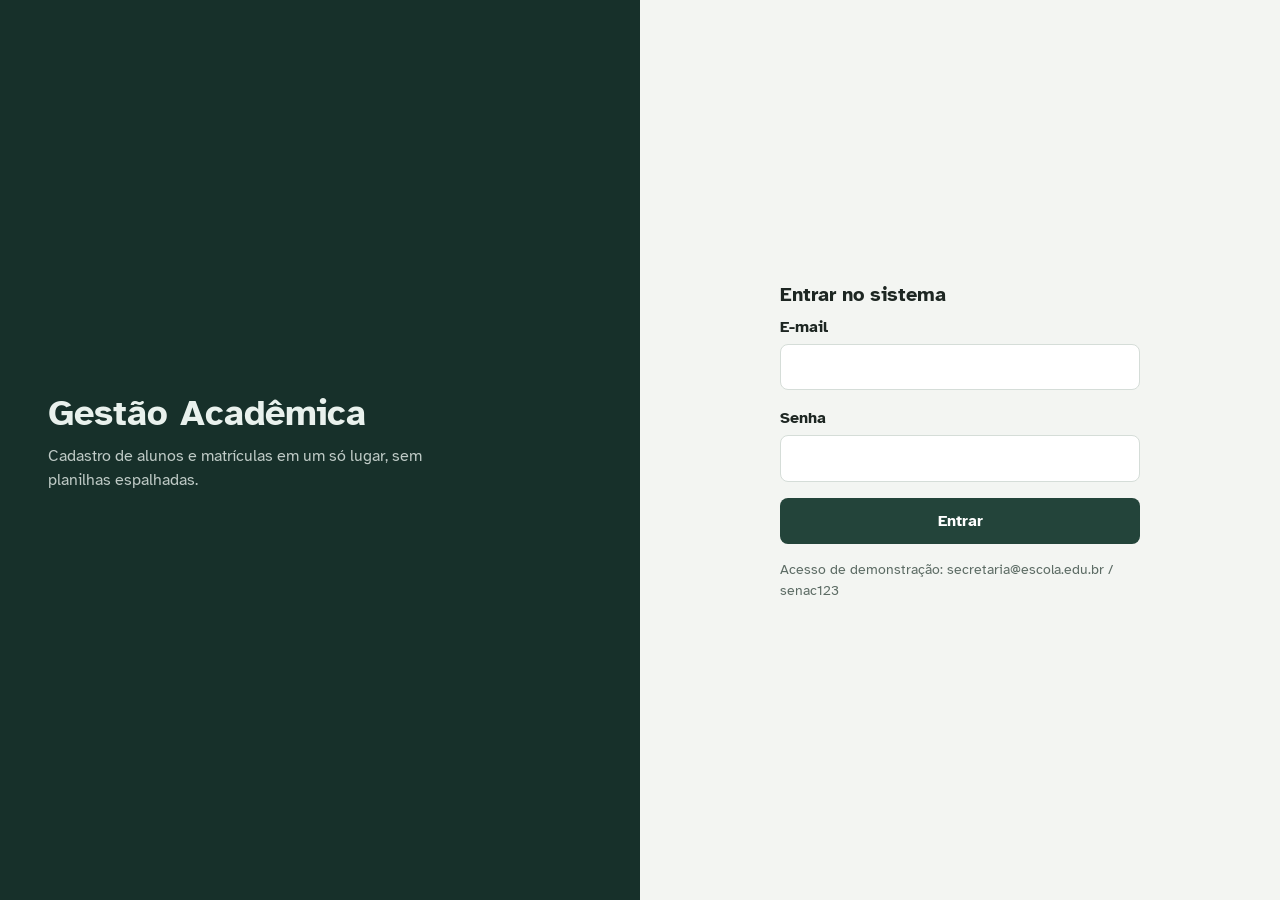
<file: frontend/index.html>
<!DOCTYPE html>
<html lang="pt-BR">
<head>
  <meta charset="UTF-8">
  <meta name="viewport" content="width=device-width, initial-scale=1">
  <title>Entrar | Gestão Acadêmica</title>
  <link rel="preconnect" href="https://fonts.googleapis.com">
  <link rel="preconnect" href="https://fonts.gstatic.com" crossorigin>
  <link href="https://fonts.googleapis.com/css2?family=Atkinson+Hyperlegible:wght@400;700&display=swap" rel="stylesheet">
  <link rel="stylesheet" href="css/style.css">
</head>
<body>
  <div class="tela-login">
    <section class="lado-lousa">
      <h1>Gestão Acadêmica</h1>
      <p>Cadastro de alunos e matrículas em um só lugar, sem planilhas espalhadas.</p>
    </section>

    <section class="lado-form">
      <form id="form-login" novalidate>
        <h2>Entrar no sistema</h2>
        <p class="aviso erro" id="aviso" role="alert"></p>

        <div class="campo">
          <label for="email">E-mail</label>
          <input id="email" type="email" autocomplete="username" required>
        </div>
        <div class="campo">
          <label for="senha">Senha</label>
          <input id="senha" type="password" autocomplete="current-password" required>
        </div>

        <button class="botao largo" type="submit">Entrar</button>

        <p class="credenciais-demo">
          Acesso de demonstração: secretaria@escola.edu.br / senac123
        </p>
      </form>
    </section>
  </div>

  <script src="js/comum.js"></script>
  <script>
    const form = document.getElementById("form-login");
    const aviso = document.getElementById("aviso");

    form.addEventListener("submit", async (evento) => {
      evento.preventDefault();
      aviso.textContent = "";
      const botao = form.querySelector("button");
      botao.disabled = true;

      try {
        await api("/api/login", {
          method: "POST",
          body: JSON.stringify({
            email: document.getElementById("email").value,
            senha: document.getElementById("senha").value,
          }),
        });
        window.location.href = "matricula.html";
      } catch (erro) {
        aviso.textContent = erro.message;
      } finally {
        botao.disabled = false;
      }
    });
  </script>
</body>
</html>
</file>
<file: frontend/css/style.css>
/* =====================================================================
   Gestão Acadêmica - PoC
   Paleta inspirada em lousa escolar (verde) + marca-texto (amarelo)
   ===================================================================== */

:root {
  --lousa: #23443a;          /* cor principal */
  --lousa-escura: #17302a;
  --marca-texto: #f4d35e;    /* destaque e foco */
  --fundo: #f3f5f2;
  --superficie: #ffffff;
  --texto: #1d2622;
  --texto-suave: #5c6b64;
  --borda: #d5ddd8;
  --erro: #b3261e;
  --erro-fundo: #fbeceb;
  --sucesso: #2e7d4f;
  --sucesso-fundo: #e8f4ec;

  --raio: 10px;
  --fonte: "Atkinson Hyperlegible", "Segoe UI", system-ui, -apple-system, sans-serif;
  color-scheme: light;
}

@media (prefers-color-scheme: dark) {
  :root {
    --lousa: #8fc7b2;
    --lousa-escura: #0f1f1a;
    --fundo: #121816;
    --superficie: #1b2320;
    --texto: #e6ece9;
    --texto-suave: #9fb0a8;
    --borda: #2f3b36;
    --erro: #ff8a80;
    --erro-fundo: #3a1f1d;
    --sucesso: #7fd19e;
    --sucesso-fundo: #1a3326;
    color-scheme: dark;
  }
}

* { box-sizing: border-box; }

body {
  margin: 0;
  font-family: var(--fonte);
  font-size: 1rem;
  line-height: 1.5;
  color: var(--texto);
  background: var(--fundo);
}

h1, h2, h3 { line-height: 1.2; margin: 0 0 .5rem; }
h1 { font-size: 1.75rem; }
h2 { font-size: 1.25rem; }
p  { margin: 0 0 1rem; }

:focus-visible {
  outline: 3px solid var(--marca-texto);
  outline-offset: 2px;
}

/* ---------- Estrutura com menu lateral ---------- */

.layout {
  display: grid;
  grid-template-columns: 240px 1fr;
  min-height: 100vh;
}

.menu {
  background: var(--lousa-escura);
  color: #e9f1ed;
  padding: 1.5rem 1rem;
  display: flex;
  flex-direction: column;
  gap: 1.5rem;
}

.menu .marca { font-weight: 700; font-size: 1.1rem; padding: 0 .5rem; }
.menu .marca span { display: block; font-weight: 400; font-size: .85rem; opacity: .75; }

.menu nav { display: flex; flex-direction: column; gap: .25rem; }

.menu a {
  color: inherit;
  text-decoration: none;
  padding: .6rem .75rem;
  border-radius: 8px;
}
.menu a:hover { background: rgba(255, 255, 255, .08); }
.menu a[aria-current="page"] {
  background: rgba(244, 211, 94, .16);
  box-shadow: inset 4px 0 0 var(--marca-texto);
}

.menu .usuario { margin-top: auto; font-size: .9rem; padding: 0 .5rem; }
.menu .usuario button {
  margin-top: .5rem;
  background: none;
  border: 1px solid rgba(255, 255, 255, .3);
  color: inherit;
  padding: .4rem .8rem;
  border-radius: 8px;
  cursor: pointer;
  font: inherit;
}

main { padding: 2rem; max-width: 1100px; width: 100%; }

.cabecalho { margin-bottom: 1.5rem; }
.cabecalho p { color: var(--texto-suave); max-width: 60ch; }

.colunas {
  display: grid;
  grid-template-columns: minmax(300px, 400px) 1fr;
  gap: 1.5rem;
  align-items: start;
}

.painel {
  background: var(--superficie);
  border: 1px solid var(--borda);
  border-radius: var(--raio);
  padding: 1.5rem;
}

/* ---------- Formulários ---------- */

.campo { margin-bottom: 1rem; }
.campo label { display: block; font-weight: 700; margin-bottom: .3rem; }
.campo .dica { font-weight: 400; color: var(--texto-suave); font-size: .85rem; }

input, select {
  width: 100%;
  font: inherit;
  padding: .65rem .75rem;
  border: 1px solid var(--borda);
  border-radius: 8px;
  background: var(--superficie);
  color: var(--texto);
}
input[aria-invalid="true"] { border-color: var(--erro); background: var(--erro-fundo); }

.msg-campo { color: var(--erro); font-size: .875rem; margin-top: .25rem; min-height: 1.2em; }

.botao {
  display: inline-block;
  font: inherit;
  font-weight: 700;
  border: none;
  border-radius: 8px;
  padding: .7rem 1.25rem;
  cursor: pointer;
  background: var(--lousa);
  color: #fff;
  text-decoration: none;
}
.botao:hover { filter: brightness(1.1); }
.botao:disabled { opacity: .55; cursor: not-allowed; }
.botao.secundario { background: transparent; color: var(--lousa); border: 1px solid var(--lousa); }
.botao.largo { width: 100%; }

@media (prefers-color-scheme: dark) {
  .botao { color: #10201a; }
  .botao.secundario { color: var(--lousa); }
}

.aviso {
  border-radius: 8px;
  padding: .75rem 1rem;
  margin-bottom: 1rem;
}
.aviso.erro { background: var(--erro-fundo); color: var(--erro); }
.aviso.sucesso { background: var(--sucesso-fundo); color: var(--sucesso); }
.aviso:empty { display: none; }

/* ---------- Tabelas ---------- */

.tabela-rolagem { overflow-x: auto; }
table { width: 100%; border-collapse: collapse; font-size: .95rem; }
th, td { text-align: left; padding: .6rem .5rem; border-bottom: 1px solid var(--borda); }
th { color: var(--texto-suave); font-weight: 700; font-size: .85rem; }
td.numero { font-variant-numeric: tabular-nums; font-weight: 700; }
td.cpf, td.numero, td.data { white-space: nowrap; }
.vazio { color: var(--texto-suave); padding: 1rem 0; }

.busca { display: flex; gap: .5rem; margin-bottom: 1rem; }

/* ---------- Tela de login ---------- */

.tela-login {
  min-height: 100vh;
  display: grid;
  grid-template-columns: 1fr 1fr;
}
.tela-login .lado-lousa {
  background: var(--lousa-escura);
  color: #e9f1ed;
  padding: 3rem;
  display: flex;
  flex-direction: column;
  justify-content: center;
}
.tela-login .lado-lousa h1 { font-size: 2.25rem; max-width: 14ch; }
.tela-login .lado-lousa p { opacity: .8; max-width: 40ch; }
.tela-login .lado-form {
  display: flex;
  align-items: center;
  justify-content: center;
  padding: 2rem;
}
.tela-login form { width: 100%; max-width: 360px; }
.credenciais-demo { font-size: .85rem; color: var(--texto-suave); margin-top: 1rem; }

/* ---------- Matrícula: etapas, turmas e carteirinha ---------- */

.etapas { display: flex; gap: .5rem; list-style: none; padding: 0; margin: 0 0 1.5rem; flex-wrap: wrap; }
.etapas li {
  padding: .35rem .8rem;
  border-radius: 999px;
  border: 1px solid var(--borda);
  color: var(--texto-suave);
  font-size: .9rem;
}
.etapas li.ativa { border-color: var(--lousa); color: var(--lousa); font-weight: 700; }
.etapas li.feita { background: var(--sucesso-fundo); border-color: transparent; color: var(--sucesso); }

.lista-alunos { list-style: none; padding: 0; margin: 0; max-height: 280px; overflow-y: auto; }
.lista-alunos button {
  width: 100%;
  text-align: left;
  font: inherit;
  color: inherit;
  background: none;
  border: 1px solid transparent;
  border-radius: 8px;
  padding: .6rem .75rem;
  cursor: pointer;
}
.lista-alunos button:hover { background: var(--fundo); }
.lista-alunos button[aria-pressed="true"] { border-color: var(--lousa); background: var(--sucesso-fundo); }
.lista-alunos small { display: block; color: var(--texto-suave); }

.turmas { display: grid; grid-template-columns: repeat(auto-fill, minmax(200px, 1fr)); gap: .75rem; }
.turma {
  font: inherit;
  color: inherit;
  text-align: left;
  background: var(--superficie);
  border: 1px solid var(--borda);
  border-radius: var(--raio);
  padding: 1rem;
  cursor: pointer;
}
.turma strong { display: block; }
.turma small { display: block; color: var(--texto-suave); }
.turma .vagas { margin-top: .5rem; font-size: .9rem; }
.turma[aria-pressed="true"] { border-color: var(--lousa); box-shadow: 0 0 0 2px var(--lousa); }
.turma:disabled { opacity: .5; cursor: not-allowed; }

.resumo { margin: 1.5rem 0 1rem; }
#confirmar { margin-top: 1rem; }
.acoes { display: flex; gap: .75rem; flex-wrap: wrap; margin-top: 1.5rem; }

/* Carteirinha exibida quando a matrícula é concluída */
.carteirinha {
  max-width: 420px;
  border-radius: 14px;
  padding: 1.5rem;
  background: var(--lousa-escura);
  color: #f1f5f3;
  position: relative;
  overflow: hidden;
  animation: aparecer .35s ease-out;
}
.carteirinha::after {
  content: "";
  position: absolute;
  left: 0; right: 0; bottom: 0;
  height: 10px;
  background: var(--marca-texto);
}
.carteirinha .rotulo { font-size: .85rem; opacity: .75; }
.carteirinha .numero-matricula {
  font-size: 2.5rem;
  font-weight: 700;
  letter-spacing: .08em;
  font-variant-numeric: tabular-nums;
  margin: .25rem 0 1rem;
  color: var(--marca-texto);
}
.carteirinha dl { display: grid; grid-template-columns: auto 1fr; gap: .25rem 1rem; margin: 0 0 .5rem; }
.carteirinha dt { opacity: .7; }
.carteirinha dd { margin: 0; font-weight: 700; }

@keyframes aparecer {
  from { transform: scale(.96); opacity: 0; }
  to   { transform: scale(1); opacity: 1; }
}

@media (prefers-reduced-motion: reduce) {
  .carteirinha { animation: none; }
}

[hidden] { display: none !important; }

/* ---------- Celular e tablet ---------- */

@media (max-width: 860px) {
  .layout { grid-template-columns: 1fr; }
  .menu { flex-direction: row; align-items: center; flex-wrap: wrap; padding: 1rem; gap: .75rem; }
  .menu nav { flex-direction: row; }
  .menu .usuario { margin: 0 0 0 auto; display: flex; gap: .5rem; align-items: center; }
  .menu .usuario button { margin: 0; }
  .menu .usuario .nome-usuario { display: none; }
  main { padding: 1.25rem; }
  .colunas { grid-template-columns: 1fr; }
  .tela-login { grid-template-columns: 1fr; }
  .tela-login .lado-lousa { padding: 2rem 1.5rem; }
  .tela-login .lado-lousa h1 { font-size: 1.75rem; }
}
</file>
